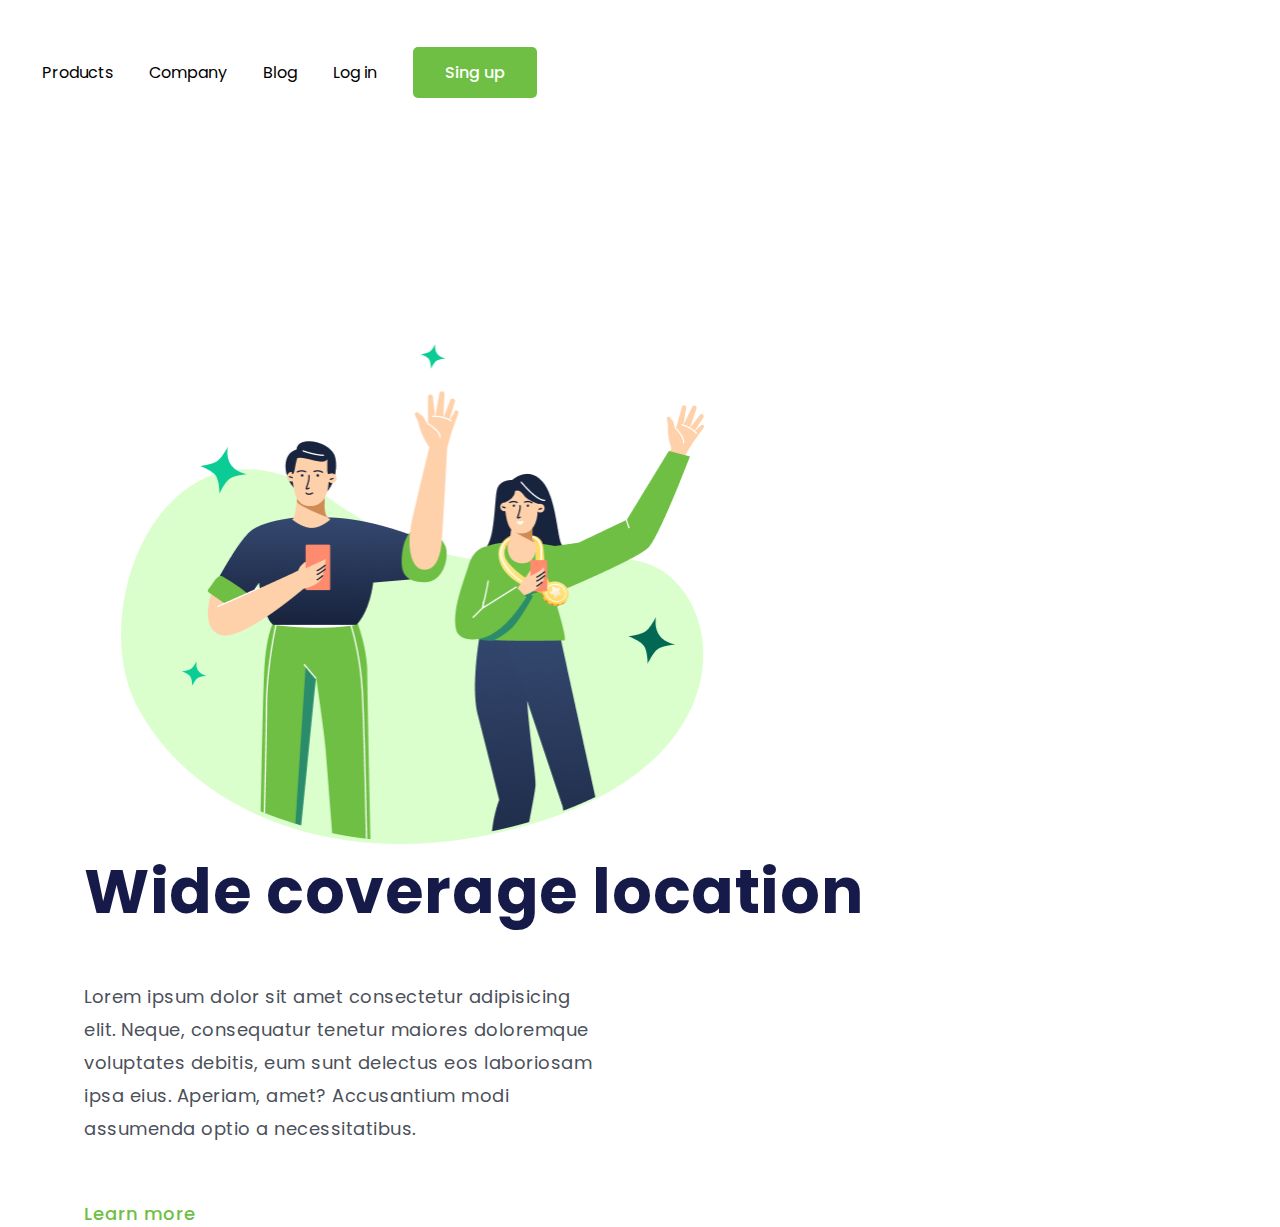
<file: Project-1/index.html>
<!DOCTYPE html>
<html lang="en">
<head>
    <meta charset="UTF-8">
    <meta name="viewport" content="width=device-width, initial-scale=1.0">
    <link rel="stylesheet" href="./styles.css">
    <link rel="preconnect" href="https://fonts.googleapis.com">
    <link rel="preconnect" href="https://fonts.gstatic.com" crossorigin>
    <link href="https://fonts.googleapis.com/css2?family=Poppins:ital,wght@0,100;0,200;0,300;0,400;0,500;0,600;0,700;0,800;0,900;1,100;1,200;1,300;1,400;1,500;1,600;1,700;1,800;1,900&family=Roboto:ital,wght@0,100;0,300;0,400;0,500;0,700;0,900;1,100;1,300;1,400;1,500;1,700;1,900&display=swap" rel="stylesheet">
    <title>Project - Wide coverage location</title>
</head>
<body>
    <header>
        <a class="nav-link">Products</a>
        <a class="nav-link">Company</a>
        <a class="nav-link">Blog</a>
        <a class="nav-link">Log in</a>
        <button class="nav-button">Sing up</button>
    </header>
    <main>
        <img src="./IMG/Wide coverage location logo.png" alt="wide-coverage-logo" class="logo">
        <section>
            <h1>Wide coverage location</h1>
            <p>Lorem ipsum dolor sit amet consectetur adipisicing elit. Neque, consequatur tenetur maiores doloremque voluptates debitis, eum sunt delectus eos laboriosam ipsa eius. Aperiam, amet? Accusantium modi assumenda optio a necessitatibus.</p>
            <button class="main-button">Learn more</button>
        </section>
        
    </main>
</body>
</html>
</file>
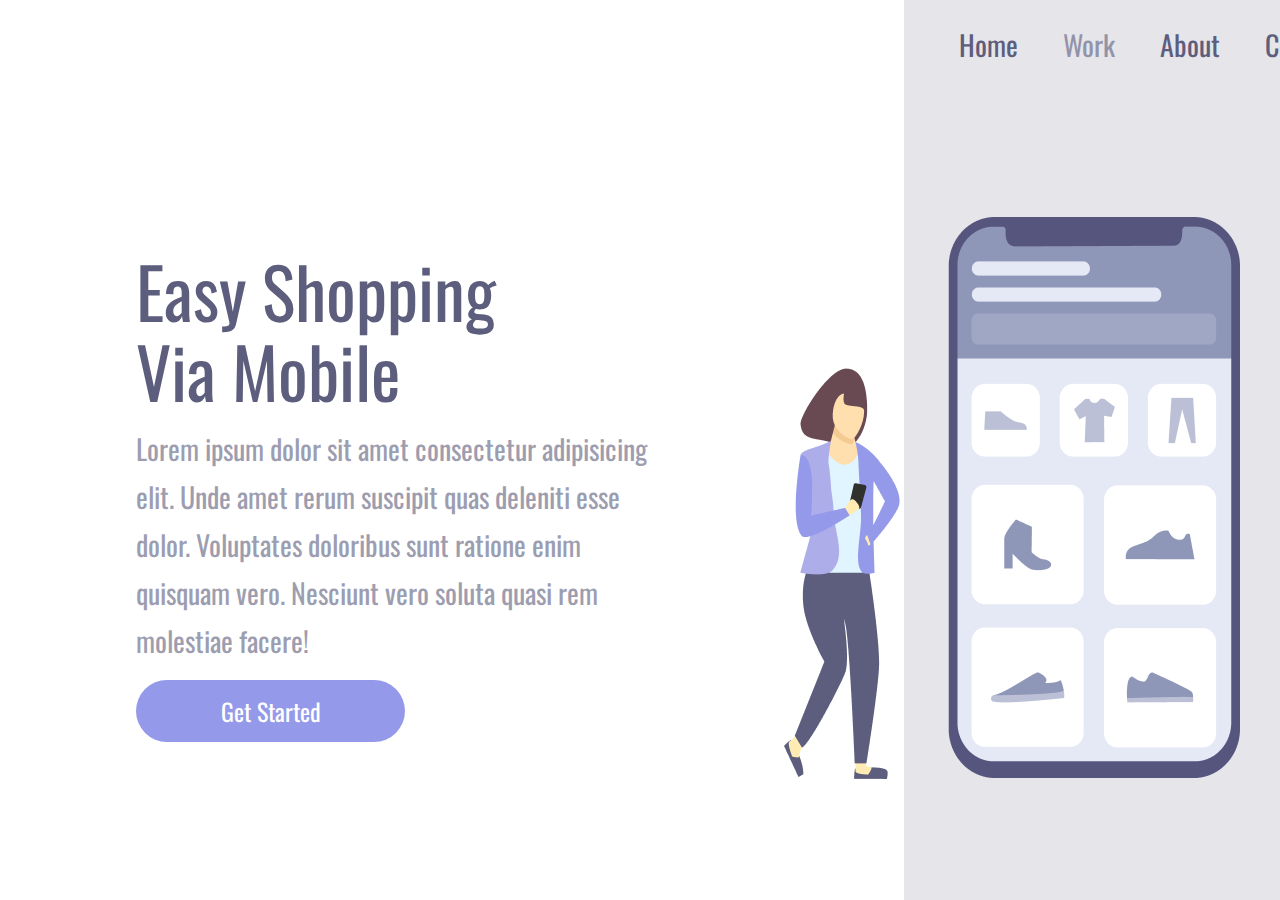
<file: Project-2/index.html>
<!DOCTYPE html>
<html lang="en">
<head>
    <meta charset="UTF-8">
    <meta name="viewport" content="width=device-width, initial-scale=1.0">
    <link rel="stylesheet" href="./styles.css">
    <link rel="preconnect" href="https://fonts.googleapis.com">
    <link rel="preconnect" href="https://fonts.gstatic.com" crossorigin>
    <link href="https://fonts.googleapis.com/css2?family=Oswald:wght@200..700&family=Poppins:ital,wght@0,100;0,200;0,300;0,400;0,500;0,600;0,700;0,800;0,900;1,100;1,200;1,300;1,400;1,500;1,600;1,700;1,800;1,900&family=Roboto:ital,wght@0,100;0,300;0,400;0,500;0,700;0,900;1,100;1,300;1,400;1,500;1,700;1,900&display=swap" rel="stylesheet">
    <title>Easy shopping via mobile - project</title>
</head>
<body>
    <div>
        <section class="container-left">
            <h1>Easy Shopping Via Mobile</h1>
            <p>Lorem ipsum dolor sit amet consectetur adipisicing elit. Unde amet rerum suscipit quas deleniti esse dolor. Voluptates doloribus sunt ratione enim quisquam vero. Nesciunt vero soluta quasi rem molestiae facere!</p>
            <button id="main-button">Get Started</button>
        </section>
        <section class="container-right">
            <header>
                <a>Home</a>
                <a>Work</a>
                <a>About</a>
                <a>Contact</a>
            </header>
                <img id="easy-shopping-via-mobile-logo" alt="Easy-shopping-via-mobile-logo" src="./IMG/Easy shopping via mobile.png">
        </section>
    </div>
</body>
</html>
</file>
<file: Project-1/styles.css>
* {
    font-family: "Poppins";
    margin: 0px;
    padding: 0px;
    box-sizing: border-box;
}

header{
    margin-top: 47px;
    margin-left: 42px;
}

.nav-link{
    font-weight: 400;
    margin-right: 32px;
}

.nav-button {
    background-color: #6FBF44;
    border-color: #4CB538;
    font-weight: 500;
    border-radius: 5px;
    border: 1px;
    width:124px;
    height:51px;
    font-size: 16px;
    color: #FFFFFF;
    cursor:pointer;
}

img{
    display: inline-block;
}

.logo {
    Width:595.18px;
    Height:500px;
    margin-top: 246px;
    margin-left: 121px;
    display: inline-block;
}

section {
    display: inline-block;
    margin-left: 84px;
}

h1 {
    font-family: Poppins;
    font-size: 62px;
    font-weight: 700;
    line-height: 82px;
    letter-spacing: 0.6px;
    text-align: left;
    color: #161A49;
}

p {
    font-family: Poppins;
    font-size: 18px;
    font-weight: 400;
    line-height: 33px;
    letter-spacing: 0.5px;
    text-align: left;
    color: #4B505A;
    width: 515px;
    margin-top: 47px;
}

.main-button{
    font-family: Poppins;
    font-size: 18px;
    font-weight: 500;
    line-height: 27px;
    letter-spacing: 1px;
    text-align: left;
    color: #6FBF44;
    background: transparent;
    border:0px;
    margin-top: 55px;
    cursor:pointer;
}
</file>
<file: Project-2/styles.css>
*{
    margin: 0px;
    padding: 0px;
    box-sizing: border-box;
    font-family: 'oswald';
}


.div {
    width: 100vw;
    height: 100vh;
}

.container-left {
    display: inline-block;
    margin-left: 136px;
    margin-top: 250px;
    width: 60%;
}

.container-right {
    
    display: inline-block;
    background-color: rgba(93, 93, 125, 0.16);
    height: 100vh;
    width: 40%;
    position: absolute;
}

h1 {
    font-size: 70px;
    font-weight: 400;
    line-height: 80px;
    color: #5d5d7d;
    width: 368px;
}

p {
    font-size: 28px;
    font-weight: 400;
    line-height: 48px;
    color: #5d5d7d;
    width: 540px;
    opacity: 60%;
    margin-top: 15px;
}

#main-button {
    font-size: 24px;
    font-weight: 400;
    line-height: 36px;
    width: 269px;
    height: 62px;
    color: rgb(255, 255, 255);
    background-color: #9499ea;
    border: none;
    border-radius: 35px;
    cursor: pointer;
    margin-top: 15px;
}

header {
    margin-top: 24px;
    margin-left: 55px;
}

a {
    font-size: 28px;
    font-weight: 400;
    line-height: 42px;
    color:#5d5d7d;
    margin-right: 41px;
    cursor: pointer;
}

a:nth-child(2){
    opacity: 0.6;
}

#easy-shopping-via-mobile-logo{
    Width:456px;
    Height:562px;
    position: relative;
    top: 151px;
    right: 120px;
}

@media screen and (max-width: 900px){

    .container-left{
        width: 100vw;
        height: 50vh;
        padding: 0;
        margin: 0;

    }

    .container-right{
        display: block;
        width: 100vw;
        height: auto;
        position: static;
        padding: 40px;
    }

    #easy-shopping-via-mobile-logo{
        position:static;
        max-width: 90%;
        
    }

    header {
        display:none;
    }

    h1 {
        font-size: 36px;
        line-height: 52px;
        width:auto;
        margin: 58px 50px 0 50px;
        text-align: center;
    }

    p {
        margin: 15px 40px;
        width: auto;
        text-align: center;
        font-size: 14px;
        line-height: 24px;
    }

    #main-button {
        margin: 0 auto; 
        display: block;
    }



}
</file>
